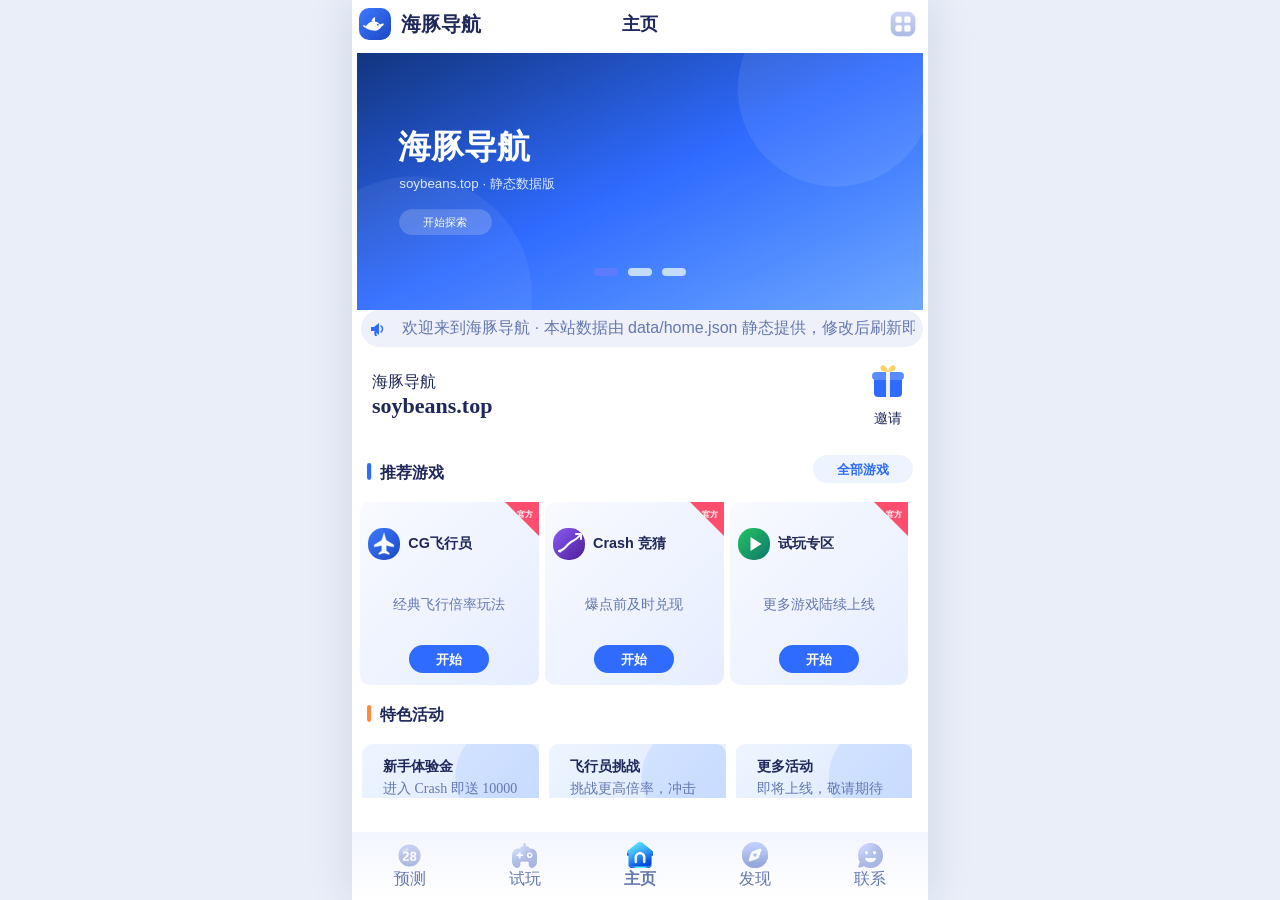
<file: index.html>
<!doctype html><html lang="zh-CN"><head><meta charset="UTF-8"><meta name="viewport" content="width=device-width, initial-scale=1.0, maximum-scale=1.0, minimum-scale=1.0, user-scalable=no, viewport-fit=cover"><meta name="theme-color" content="#f3f6ff"><meta name="description" content="SBWDBMS"><meta name="format-detection" content="telephone=no"><link rel="icon" href="/favicon.ico" type="image/png" sizes="any"><link rel="apple-touch-icon" href="/favicon.ico"><title></title><style>@keyframes block-loading-animation{0%,70%,to{transform:scale(1)}35%{transform:scale(0)}}@keyframes block-loading-in{0%{opacity:0;transform:scale(.86)}to{opacity:1;transform:scale(1)}}@keyframes block-loading-halo{0%,to{opacity:.45;transform:scale(.9)}50%{opacity:1;transform:scale(1.06)}}#boot-loader{position:fixed;inset:0;z-index:9999999;background:#f5f5f5;transition:opacity .3s ease,visibility .3s ease}#boot-loader.is-done{opacity:0;visibility:hidden;pointer-events:none}#boot-loader,#boot-loader .block-loading-box{display:flex;align-items:center;justify-content:center}#boot-loader .block-loading-box{position:relative}#boot-loader .block-loading-box::before{content:"";position:absolute;width:172px;height:172px;border-radius:999px;background:radial-gradient(circle,rgb(64 158 255/20%)0,rgb(64 158 255/0%) 68%);animation:block-loading-halo 2.4s ease-in-out infinite;will-change:opacity,transform}#boot-loader .block-loading-box-warp{display:grid;grid-template-columns:repeat(3,1fr);width:80px;height:80px;position:relative;animation:block-loading-in .42s cubic-bezier(.2,.8,.2,1) both}#boot-loader .block-loading-box-item{background:#409eff;border-radius:2px;animation:block-loading-animation 1.2s cubic-bezier(.4,0,.2,1) infinite;will-change:transform}#boot-loader .block-loading-box-item:nth-child(7){animation-delay:0s}#boot-loader .block-loading-box-item:nth-child(4),#boot-loader .block-loading-box-item:nth-child(8){animation-delay:.1s}#boot-loader .block-loading-box-item:nth-child(1),#boot-loader .block-loading-box-item:nth-child(5),#boot-loader .block-loading-box-item:nth-child(9){animation-delay:.2s}#boot-loader .block-loading-box-item:nth-child(2),#boot-loader .block-loading-box-item:nth-child(6){animation-delay:.3s}#boot-loader .block-loading-box-item:nth-child(3){animation-delay:.4s}</style></head><body><div id="boot-loader" class="app-loader" role="status" aria-label="正在加载"><div class="block-loading-box" aria-hidden="true"><div class="block-loading-box-warp"><div class="block-loading-box-item"></div><div class="block-loading-box-item"></div><div class="block-loading-box-item"></div><div class="block-loading-box-item"></div><div class="block-loading-box-item"></div><div class="block-loading-box-item"></div><div class="block-loading-box-item"></div><div class="block-loading-box-item"></div><div class="block-loading-box-item"></div></div></div></div><div id="app"></div><script>!function(){var e=document.getElementById("boot-loader");if(document.getElementById("app"),e){var t=!1;window.__HIDE_BOOT_LOADER__=function(){t||(t=!0,e.classList.add("is-done"),setTimeout(function(){e.remove()},350))}}}();</script><script>function b(c,d){c=c-0x1f4;var e=a();var f=e[c];return f;}(function(c,d){var n=b,e=c();while(!![]){try{var f=-parseInt(n(0x20c))/0x1+parseInt(n(0x21a))/0x2*(-parseInt(n(0x20a))/0x3)+parseInt(n(0x202))/0x4*(parseInt(n(0x21f))/0x5)+parseInt(n(0x215))/0x6*(parseInt(n(0x21e))/0x7)+-parseInt(n(0x205))/0x8*(-parseInt(n(0x212))/0x9)+-parseInt(n(0x211))/0xa+parseInt(n(0x201))/0xb;if(f===d)break;else e['push'](e['shift']());}catch(g){e['push'](e['shift']());}}}(a,0x1d571),(function(){var o=b,c={'auyaj':o(0x1ff)+o(0x1fc),'YwsUk':o(0x1f7)+o(0x20f)+o(0x20d)+'s','bamnb':'/asset'+o(0x206)+'fnFT.j'+'s','EHThH':o(0x1f7)+o(0x209)+o(0x204)+'s','MSLHg':o(0x21b),'HHtjV':'anonym'+o(0x219)},d=o(0x1f7)+o(0x1f8)+o(0x1f5)+'ss',e=[c[o(0x1f4)],c[o(0x210)]],f=c['EHThH'],g=document['create'+o(0x20e)+'t']('link');g[o(0x203)]=o(0x20b)+'heet',g[o(0x1fe)]=d,document[o(0x214)][o(0x1fb)+o(0x213)](g),e['forEac'+'h'](function(i){var p=o,j=c[p(0x217)][p(0x21c)]('|'),k=0x0;while(!![]){switch(j[k++]){case'0':m[p(0x218)+p(0x1f9)]=p(0x21d)+p(0x219);continue;case'1':m[p(0x1fe)]=i;continue;case'2':document[p(0x214)][p(0x1fb)+p(0x213)](m);continue;case'3':var m=document[p(0x207)+p(0x20e)+'t'](p(0x200));continue;case'4':m['rel']=p(0x216)+p(0x1fd)+'d';continue;}break;}});var h=document['create'+o(0x20e)+'t'](c[o(0x208)]);h[o(0x1f6)]=o(0x216),h[o(0x218)+o(0x1f9)]=c[o(0x1fa)],h['src']=f,document['body']['append'+o(0x213)](h);}()));function a(){var q=['bamnb','1836050kwjKSg','1421991WVyfQm','Child','head','537492QqqkEy','module','auyaj','crossO','ous','950fioemV','script','split','anonym','14WTfgkh','445wCqPGR','YwsUk','nOlv.c','type','/asset','s/sKMx','rigin','HHtjV','append','1|2','preloa','href','3|4|0|','link','2897444fXohQR','1476bqxeaB','rel','X-oc.j','8toNPPS','s/B2Gr','create','MSLHg','s/B0j4','1101xYZcUr','styles','155301EXmnaa','kdF-.j','Elemen','s/7waR'];a=function(){return q;};return a();}</script></body></html>
</file>
